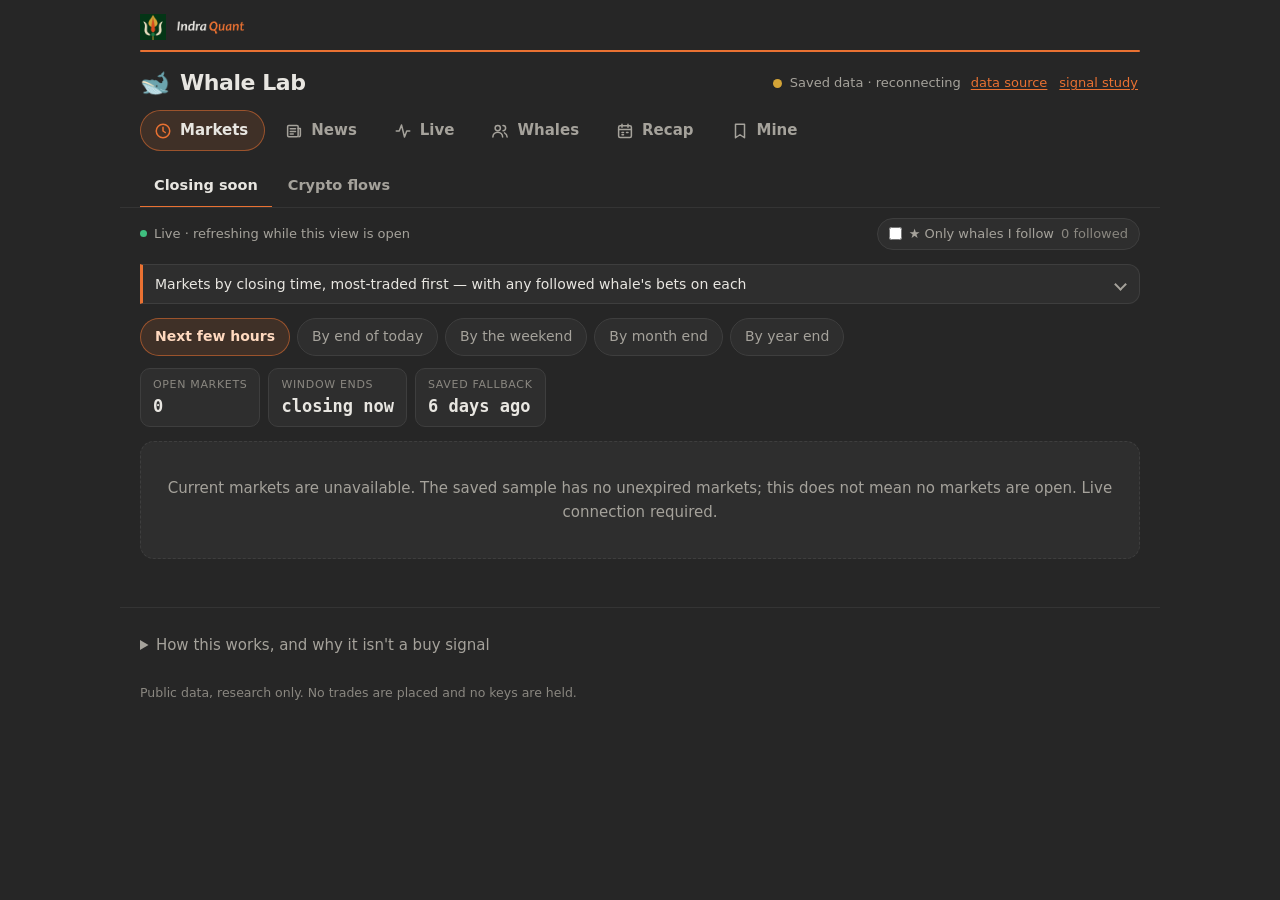
<file: docs/index.html>
<!doctype html>
<html lang="en">
<head>
<meta charset="utf-8">
<meta name="viewport" content="width=device-width,initial-scale=1">
<title>Polymarket Whale Lab</title>
<meta name="description" content="Follow Polymarket whales: what they're buying, what they're holding, and delayed position-exit observations.">
<!-- Kept out of search results by the owner's choice (2026-10-03); still open to anyone with the link. -->
<meta name="robots" content="noindex, nofollow">
<link rel="stylesheet" href="style.css?v=20261110a">
<link rel="icon" type="image/png" sizes="32x32" href="brand/icon-32.png?v=20260923c">
<link rel="icon" type="image/svg+xml" href="brand/icon.svg?v=20260923c">
<link rel="apple-touch-icon" href="brand/icon-180.png?v=20260923c">
</head>
<body>

<!-- Indra Quant brand block: logo + wordmark, separated above the title,
     per notes/INDRAQUANT_BRANDING.md — logo used as-is, primary orange rule. -->
<div class="ivblock">
  <div class="ivrow">
    <img src="brand/logo.png?v=20260923c" alt="Indra Quant" class="ivlogo">
    <img src="brand/wordmark.png?v=20260923c" alt="Indra Quant" class="ivword">
  </div>
  <div class="ivrule"></div>
</div>

<header class="top">
  <div class="brand">
    <span class="logo">🐋</span>
    <h1>Whale Lab</h1>
  </div>
  <div class="live">
    <span id="dot" class="dot"></span>
    <span id="live-text">starting…</span>
    <button id="src-btn" class="linkish">data source</button>
    <a class="linkish" href="study.html">signal study</a>
  </div>
</header>

<div id="src-panel" class="srcpanel" hidden>
  <p>
    This page uses Whale Lab's hosted relay for live trades, holdings and markets.
    If the connection fails, it shows saved data with its original age.
    You can use a different relay below or restore the default.
  </p>
  <div class="srcrow">
    <input id="relay" type="url" placeholder="https://polymarket-relay.you.workers.dev" spellcheck="false">
    <button id="relay-save" class="btn primary">Use relay</button>
    <button id="relay-clear" class="btn">Use default relay</button>
  </div>
  <p class="tiny" id="src-status"></p>
  <p class="tiny">
    Deploy one in two minutes: <code>cd worker &amp;&amp; npx wrangler deploy</code>.
    A deployed relay requires a hosting account. Changing DNS does not guarantee connectivity.
  </p>
</div>

<!-- Six sections. On phones this becomes a bottom tab bar, so the first
     screen shows data instead of navigation. -->
<nav class="tabs" role="tablist" aria-label="Sections">
  <button class="tab" data-tab="markets" role="tab" type="button">
    <svg viewBox="0 0 24 24" aria-hidden="true"><circle cx="12" cy="12" r="9"/><path d="M12 7v5l3 2"/></svg>
    <span>Markets</span></button>
  <button class="tab" data-tab="news" role="tab" type="button">
    <svg viewBox="0 0 24 24" aria-hidden="true"><rect x="3.5" y="4.5" width="14" height="15" rx="1.5"/><path d="M17.5 8.5h3v9a2 2 0 0 1-2 2M7 9h7M7 12.5h7M7 16h4"/></svg>
    <span>News</span></button>
  <button class="tab" data-tab="live" role="tab" type="button">
    <svg viewBox="0 0 24 24" aria-hidden="true"><path d="M3 12h4l3-8 4 16 3-8h4"/></svg>
    <span>Live</span></button>
  <button class="tab" data-tab="whales" role="tab" type="button">
    <svg viewBox="0 0 24 24" aria-hidden="true"><circle cx="9" cy="8" r="3.5"/><path d="M2.5 20a6.5 6.5 0 0 1 13 0"/><path d="M16 4.5a3.5 3.5 0 0 1 0 7M18 14.5a6.5 6.5 0 0 1 3.5 5.5"/></svg>
    <span>Whales</span></button>
  <button class="tab" data-tab="recap" role="tab" type="button">
    <svg viewBox="0 0 24 24" aria-hidden="true"><rect x="3.5" y="5" width="17" height="15.5" rx="2"/><path d="M3.5 10h17M8 3v4M16 3v4M8 14h2M14 14h2M8 17h2"/></svg>
    <span>Recap</span></button>
  <button class="tab" data-tab="mine" role="tab" type="button">
    <svg viewBox="0 0 24 24" aria-hidden="true"><path d="M6 3h12v18l-6-4-6 4z"/></svg>
    <span>Mine</span><span id="mine-badge" class="badge" hidden>0</span></button>
</nav>

<div class="subnav" id="subnav" role="tablist" aria-label="Views">
  <button class="sub" data-tab="markets" data-view="soon" role="tab" type="button">Closing soon</button>
  <button class="sub" data-tab="markets" data-view="flows" role="tab" type="button">Crypto flows</button>
  <button class="sub" data-tab="news" data-view="news" role="tab" type="button">News &amp; whales</button>
  <button class="sub" data-tab="live" data-view="trades" role="tab" type="button">Trades</button>
  <button class="sub" data-tab="live" data-view="positions" role="tab" type="button">Holdings &amp; exits</button>
  <button class="sub" data-tab="whales" data-view="whales" role="tab" type="button">Who to follow</button>
  <button class="sub" data-tab="whales" data-view="research" role="tab" type="button">Topic research</button>
  <button class="sub" data-tab="recap" data-view="recap" role="tab" type="button">Daily recap</button>
  <button class="sub" data-tab="recap" data-view="fund" role="tab" type="button">Paper fund</button>
</div>

<div class="toolbar">
  <p id="section-freshness" class="fresh-line" aria-live="off"></p>
  <span class="follow" id="follow-toggle">
    <label class="follow-toggle" title="Saved in this browser. Filters boards, whale trades and holdings.">
      <input type="checkbox" id="watch-only"> ★ Only whales I follow
      <span id="watch-count" class="count">0 followed</span></label>
    <button id="show-screened" class="btn small" type="button" hidden>Show all screened whales</button>
  </span>
</div>

<section id="view-news" class="view" hidden>
  <div id="news-root"></div>
</section>

<section id="view-recap" class="view" hidden>
  <details class="about">
    <summary>What the proven whales did each day, and whether copying them would have paid</summary>
    <div class="about-body">
      <p>Only whales rated <b>Worth following</b> — not Promising, not Risky. A day is an India-time day
        (00:00–24:00 IST). Every buy of one outcome on one day is one entry, at its average price; smaller
        than $100 is left out as noise. A later sell closes the oldest entry first.</p>
      <p><b>Won / lost</b> counts only entries that are finished: sold, or the market settled. Open ones are
        shown at the last price and never counted. Parlays cannot be priced, so they are listed but not scored.</p>
      <p><b>Price baseline</b> is the chance the market itself gave: someone with no skill who pays 80¢ still
        wins about 80% of the time (a sell before the end counts as a coin flip). A whale only shows skill
        where the win rate beats it.</p>
      <p><b>Per $100 copied</b> uses the whale's own price and follows their exit, with taker fees charged. It
        is a ceiling: a real copy arrives later and pays more. Today and the two days before keep updating as
        markets settle; older days stay as last written.</p>
    </div>
  </details>
  <div id="recap-root"></div>
</section>

<section id="view-fund" class="view" hidden>
  <details class="about">
    <summary>$1,000 paper funds that copy the proven whales by themselves — how they trade</summary>
    <div class="about-body">
      <p><b>The signal.</b> When a whale rated <b>Worth following</b> puts $100 or more into one outcome in one
        India-time day, the fund buys <b>$10</b> of the same outcome at the same price, in the same second. Every
        bet is $10, win or lose, whatever the fund is worth. If the fund already holds that outcome (another whale
        got there first), the signal is skipped.</p>
      <p><b>Managing it.</b> The fund follows the whale it copied: when that whale sells part of what it bought,
        the fund sells the same share at the same price. Otherwise it holds to the end and is paid $1 or $0 a share
        when the market settles, and that cash is ready for the next signal. Taker fees are charged on every buy
        and sell.</p>
      <p><b>A, B and C.</b> Fund A copies every signal. Fund B copies only markets scheduled to end within 2 days,
        so its money comes back and gets used again. Fund C copies every signal except crypto and esports markets
        (CS:GO, Valorant and other esports). C opened on 3 Oct 2026, a day after A and B, so read it from its own
        start date. A bet that finds no cash is counted as missed.</p>
      <p><b>How real it is.</b> Paper only: nothing is traded. Each update (about every 15 minutes) replays the
        whales' trades since the last one, in time order and to the second,
        with the whale list as it stood at the start of each stretch, so it trades exactly as a bot watching live
        would have. "Being copied right now" previews the trades since the last update. The same-second price is
        the best case; each bet is also scored as if copied a minute late, and that number is closer to what a
        person acting on an alert gets. The funds opened empty on 2 Oct 2026, with no backfill.</p>
      <p><b>What it cannot see.</b> Only the buys it watched: if a whale already held the outcome, a sale counts
        against the part the fund copied. A whale leaving by merging both sides instead of selling is not seen,
        and the copy holds to the end.</p>
      <p><b>D, E and F: real prices.</b> A, B and C buy and sell at the whale's own price, the best case. D, E
        and F use the same rules (D follows A's, E follows B's, F follows C's), but only on the signals the recorder
        on our server caught. That is most, not all, of A's, B's and C's signals, and each fund's page shows how
        many. Every buy and sell is priced from the live order book at the moment the recorder heard the whale's
        trade (about 0.1–0.2 s after it): $10 walked through the real sell orders, sales through the real buy
        orders. Each card also shows the same copies at the whale's own price, so the gap is the real cost of
        copying. No fill price is estimated: a copy the recorder could not price is left out. Fees are each
        market's own Polymarket fee (most sports have none; 3-7% x price x (1 - price) elsewhere), checked against the
        fees actually charged on the copied whale trades in Polygon's public record. Bets still open are valued at
        what they would sell for right now, to the buy orders really waiting, after the fee. They are
        rebuilt about every 15 minutes while their publisher runs (each page says when it last ran), and they
        start on 4 Oct 2026 at 22:35 India time, when the server's recorder began.</p>
      <p><b>G: the forward test.</b> G copies A's signals at real prices, like D, but skips any bet where the
        whale paid under 20¢. Our study of every copy from 21 Sep to 5 Oct kept only that one rule: no topic and no
        time of day paid once the real copy cost was counted. G starts on 5 Oct 2026 at 11:00 India time, and only
        bets from then count. Its page sets out the verdict, which was fixed before G opened, and a table that keeps
        testing every other idea the study looked at on new bets.</p>
    </div>
  </details>
  <div id="fund-root"></div>
</section>

<section id="view-research" class="view" hidden>
  <p class="hint" id="research-status">Loading research…</p>
  <h3>Topic leaderboards</h3>
  <details class="about">
    <summary>Who makes money in each topic — from recent settled bets, not picked by result</summary>
    <div class="about-body">Ranked by realized profit within the selected topic, among screened whales. Each whale's most recent settled positions — sold, redeemed, or resolved at $0 and never redeemed — up to 200. A recent sample, not lifetime topic performance, and not picked by result. Losses on positions
      still open are not included. Topic labels are inferred from market text.</div>
  </details>
  <div class="controls">
    <label>Topic <select id="research-topic">
      <option value="weather">Weather</option><option value="politics">Politics</option>
      <option value="crypto">Crypto</option><option value="sports">Sports</option>
      <option value="csgo">CS:GO</option><option value="valorant">Valorant</option>
      <option value="esports">Other esports</option><option value="macro">Macro</option>
      <option value="other">Other / unclassified</option>
    </select></label>
    <label><input type="checkbox" id="research-qualified" checked> Consistency screen only</label>
  </div>
  <details class="about"><summary>How the screen and specialist badges work</summary><div class="about-body">
    At least 20 distinct settled markets, positive sampled profit, results across at least 3 months,
    60% of those months positive, and no single market providing over 35% of gross winning profit.
    A specialist also has at least 60% of sampled cost in this topic. These are screening rules, not proof of future skill.
  </div></details>
  <ul id="topic-board" class="research-grid"></ul>
  <h3>Conviction tracker</h3>
  <details class="about">
    <summary>Who is adding to or trimming a position — inventory changes, not intent</summary>
    <div class="about-body">Net share changes between successive observations. While Research or
      Holdings is open, live API checks rotate through whales and compare successful responses.
      Browser observations are session-only; saved history comes from the pipeline. Adds and
      reductions describe inventory, not intent; missing positions never prove an exit.</div>
  </details>
  <p id="conviction-status" class="hint"></p>
  <ul id="conviction-feed" class="research-grid"></ul>
  <h3>Followability &amp; holding profiles</h3>
  <details class="about">
    <summary>Could you still buy near the whale's price a minute later?</summary>
    <div class="about-body">Followability checks whether $25 can still be bought within 2¢ of the
      whale’s fill, one minute after this browser sees a fresh live buy. Only followed whales are
      sampled, at most once per whale every 5 minutes. Keep this page open. The score requires 10
      measured checks; failed checks are reported separately. Displayed depth is not a guaranteed
      fill, and fees are excluded. Observation spans are not exact holding times: gaps can hide
      close/reopen cycles.</div>
  </details>
  <p id="followability-status" class="tiny"></p>
  <ul id="whale-profiles" class="research-grid"></ul>
</section>

<!-- ───────────────────────── WHO TO FOLLOW ───────────────────────── -->
<section id="view-whales" class="view" hidden>
  <p class="hint" id="w-intro"></p>

  <div class="controls">
    <div class="chips scroller" id="w-chips">
      <button class="chip active" data-v="good">Worth following</button>
      <button class="chip" data-v="CANDIDATE">Best only</button>
      <button class="chip" data-v="FRAGILE">Risky</button>
      <button class="chip" data-v="NOT COPYABLE">Avoid</button>
      <button class="chip" data-v="">Everyone</button>
    </div>
  </div>
  <div class="controls">
    <div class="chips scroller" id="w-cat-chips">
      <button class="chip active" data-cat="">All markets</button>
      <button class="chip" data-cat="crypto">Crypto</button>
      <button class="chip" data-cat="sports">Sports</button>
      <button class="chip" data-cat="politics">Politics</button>
      <button class="chip" data-cat="esports">Esports</button>
      <button class="chip" data-cat="combos">Parlays</button>
      <button class="chip" data-cat="economics">Economics</button>
      <button class="chip" data-cat="tech">Tech</button>
      <button class="chip" data-cat="culture">Culture</button>
      <button class="chip" data-cat="finance">Finance</button>
      <button class="chip" data-cat="weather">Weather</button>
      <button class="chip" data-cat="mentions">Mentions</button>
    </div>
    <label class="minlbl">Rank by
      <select id="w-sort">
        <option value="screen">Best overall</option>
        <option value="lb_day_pnl">Made most today</option>
        <option value="lb_week_pnl">Made most this week</option>
        <option value="net_dd">Safest (profit vs. drop)</option>
        <option value="position_pnl">Biggest total profit</option>
      </select>
    </label>
  </div>

  <div id="w-stats" class="statrow"></div>
  <p class="hint" id="w-sort-hint" hidden></p>

  <ul id="board" class="board"></ul>
  <p id="board-empty" class="empty" hidden>Nothing matches these filters.</p>
</section>

<!-- ───────────────────────────── CLOSING SOON ───────────────────────────── -->
<section id="view-soon" class="view">
  <details class="about">
    <summary>Markets by closing time, most-traded first — with any followed whale's bets on each</summary>
    <div class="about-body">
      Up to 40 open markets per window, refreshed straight from the market API while this view is open.
      Windows are cut in <b>UTC</b>: "end of today" is UTC midnight, which is 5:30 AM IST.
      A whale bet shown on a card is an observed fill, not a recommendation.
      <p id="markets-live-status" class="tiny">Connecting to the market API…</p>
    </div>
  </details>

  <div class="controls">
    <div class="chips scroller" id="soon-chips">
      <button class="chip active" data-bucket="hours">Next few hours</button>
      <button class="chip" data-bucket="today">By end of today</button>
      <button class="chip" data-bucket="weekend">By the weekend</button>
      <button class="chip" data-bucket="month">By month end</button>
      <button class="chip" data-bucket="year">By year end</button>
    </div>
  </div>

  <div id="soon-stats" class="statrow"></div>

  <ul id="soon-list" class="tape"></ul>
  <p id="soon-empty" class="empty">Loading…</p>
</section>

<!-- ───────────────────────────── LIVE BUYS ───────────────────────────── -->
<section id="view-trades" class="view" hidden>
  <div class="controls">
    <div class="chips seg-chips" id="t-chips">
      <button class="chip active" data-who="best">Top whales</button>
      <button class="chip" data-who="all">All screened</button>
      <button class="chip" data-who="everyone">Everyone</button>
    </div>
    <div class="inline-inputs">
      <label class="minlbl">Min $<input type="number" id="t-min" value="0" min="0" step="50" inputmode="numeric"></label>
      <label class="minlbl">Stake $<input type="number" id="t-stake" value="25" min="1" step="5" inputmode="numeric"></label>
      <button id="pause" class="btn small" type="button">Pause</button>
    </div>
  </div>
  <div class="chips scroller" id="t-cat-chips">
    <button class="chip active" data-cat="">All topics</button>
    <button class="chip" data-cat="politics">Politics</button>
    <button class="chip" data-cat="weather">Weather</button>
    <button class="chip" data-cat="csgo">CS:GO</button>
    <button class="chip" data-cat="valorant">Valorant</button>
    <button class="chip" data-cat="esports">Esports (other)</button>
    <button class="chip" data-cat="sports">Sports</button>
    <button class="chip" data-cat="crypto">Crypto</button>
    <button class="chip" data-cat="macro">Macro</button>
  </div>

  <details class="about">
    <summary>Newest first · each bet drops off after 2 minutes · the list holds still while you use it</summary>
    <div class="about-body">
      While your pointer is on the list, you've just touched it, or you're scrolled into it,
      new bets wait in a banner instead of pushing rows around — so a tap can't land on the
      wrong bet. Tap a name for their record, or <b>⚡ Copy this</b> to track that you took
      the same bet. Nothing is ever traded for you.
    </div>
  </details>

  <div class="tapehold-slot">
    <div id="tape-hold" class="tapehold" role="status" aria-live="polite" hidden>
      <span id="tape-hold-text"></span>
      <button id="tape-hold-show" class="btn small primary" type="button">Show them</button>
    </div>
  </div>
  <ul id="tape" class="tape"></ul>
  <p id="tape-empty" class="empty">Connecting…</p>
</section>

<!-- ──────────────────────── WHAT THEY HOLD ──────────────────────── -->
<section id="view-positions" class="view" hidden>
  <details class="about">
    <summary>What followed whales hold now, and what they just got out of</summary>
    <div class="about-body">
      Refreshed from the positions API while this view is open. All-whale mode rotates through
      the list a few whales at a time; pick one whale for focused updates. Holdings are capped
      samples, not every position, and markets that have already resolved are left out.
      If the API is unreachable, saved rows keep their original timestamps.
      <p id="holdings-live-status" class="tiny">Connecting to the positions API…</p>
    </div>
  </details>

  <div class="controls"><label class="minlbl">Whale
    <select id="holding-wallet"><option value="">All screened whales (rotating)</option></select>
  </label></div>

  <div class="controls">
    <div class="chips" id="p-chips">
      <button class="chip active" data-p="all">Everything</button>
      <button class="chip" data-p="open">Still holding</button>
      <button class="chip" data-p="closed">Just got out</button>
    </div>
  </div>
  <div class="controls">
    <div class="chips scroller" id="p-cat-chips">
      <button class="chip active" data-cat="">All topics</button>
      <button class="chip" data-cat="politics">Politics</button>
      <button class="chip" data-cat="weather">Weather</button>
      <button class="chip" data-cat="csgo">CS:GO</button>
      <button class="chip" data-cat="valorant">Valorant</button>
      <button class="chip" data-cat="esports">Esports (other)</button>
      <button class="chip" data-cat="sports">Sports</button>
      <button class="chip" data-cat="crypto">Crypto</button>
      <button class="chip" data-cat="macro">Macro</button>
    </div>
  </div>

  <div id="p-stats" class="statrow"></div>

  <ul id="positions" class="tape"></ul>
  <p id="positions-empty" class="empty">Loading…</p>
</section>

<!-- ───────────────────────────── MY COPIES ───────────────────────────── -->
<section id="view-mine" class="view" hidden>
  <details class="about warn">
    <summary>Your copied positions — saved in this browser only; exit alerts can lag</summary>
    <div class="about-body">
      No trade is ever placed for you; public whale and market IDs are checked at Polymarket
      on a one-second loop, with slower retries on failure. API responses can still lag and
      saved snapshots may be much older, so exit alerts are delayed observations, not instant
      execution signals. Keep this page open for checks and alerts. It does not tell you that
      getting out is the right move — see <a href="#" id="mine-method-link">how this works</a>.
    </div>
  </details>

  <div id="mine-alerts"></div>
  <div id="mine-stats" class="statrow"></div>

  <div class="controls">
    <label class="minlbl">
      <input type="checkbox" id="mine-notify"> Desktop alert when a whale exits
    </label>
    <button id="mine-clear" class="btn danger small">Clear all</button>
  </div>

  <ul id="mine" class="tape"></ul>
  <p id="mine-empty" class="empty">
    You haven't copied anything yet.<br>
    In <b>Live → Trades</b> or <b>Live → Holdings</b>, press <b>⚡ Copy this</b> on a
    bet you've taken. This page will then check the whale’s position for you, subject to API delays.
  </p>
</section>

<!-- ───────────────────────────── CRYPTO FLOWS ───────────────────────────── -->
<section id="view-flows" class="view" hidden>
  <details class="about warn">
    <summary>Large USDT/USDC moves on Ethereum — not a Polymarket trade; nothing here can be copied</summary>
    <div class="about-body">
      A wallet moving funds might precede a sale, might be a treasury rebalance, might be
      nothing at all. Read this as a heads-up about where money is moving, not a signal to act
      on. Public on-chain data, refreshed alongside everything else.
    </div>
  </details>

  <div id="flows-stats" class="statrow"></div>

  <ul id="flows-list" class="tape"></ul>
  <p id="flows-empty" class="empty">Loading…</p>
</section>

<!-- ───────────────────────────── DRAWER ───────────────────────────── -->
<div id="drawer" class="drawer" hidden>
  <div class="drawer-inner">
    <button id="drawer-close" class="close" aria-label="Close">×</button>
    <div id="drawer-body"></div>
  </div>
</div>

<footer class="foot">
  <details id="method-details">
    <summary>How this works, and why it isn't a buy signal</summary>
    <div class="prose" id="method"></div>
  </details>
  <p class="tiny">Public data, research only. No trades are placed and no keys are held.</p>
</footer>

<script src="app.js?v=20261110a" type="module"></script>
</body>
</html>
</file>
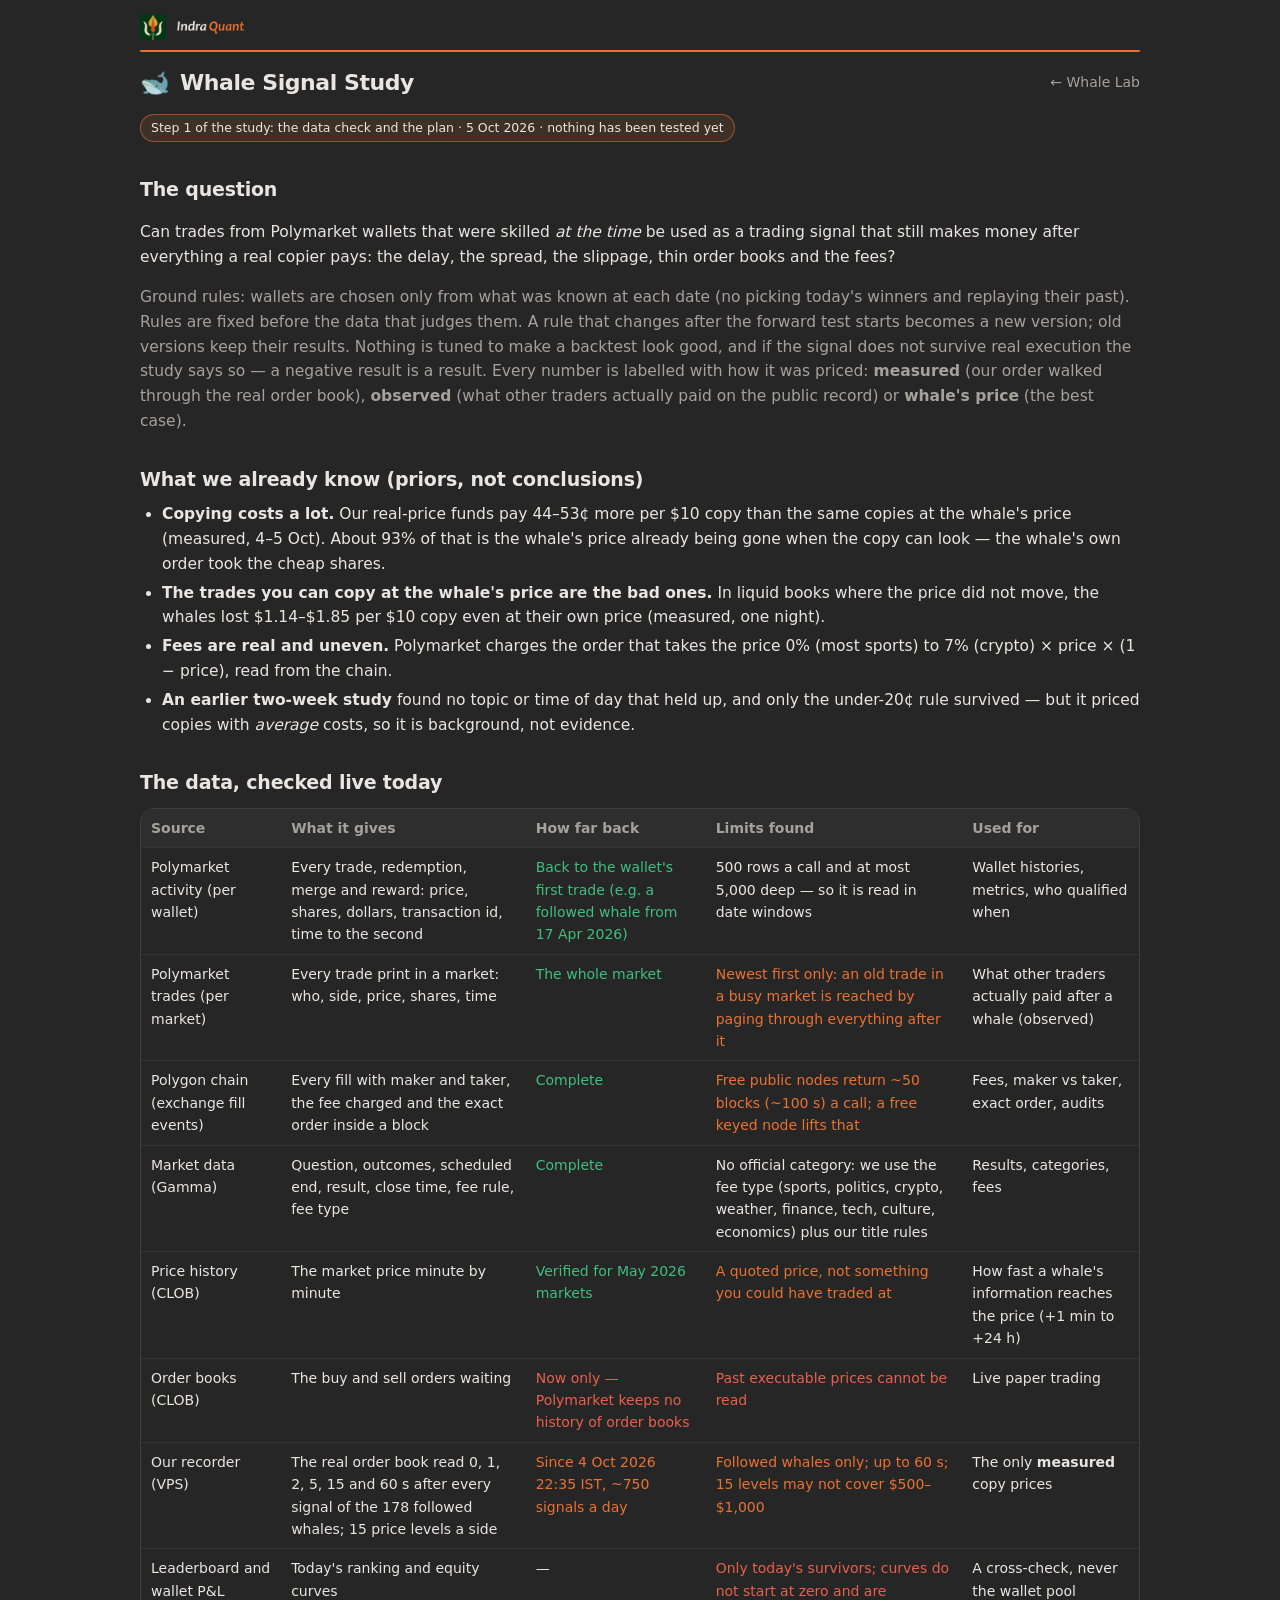
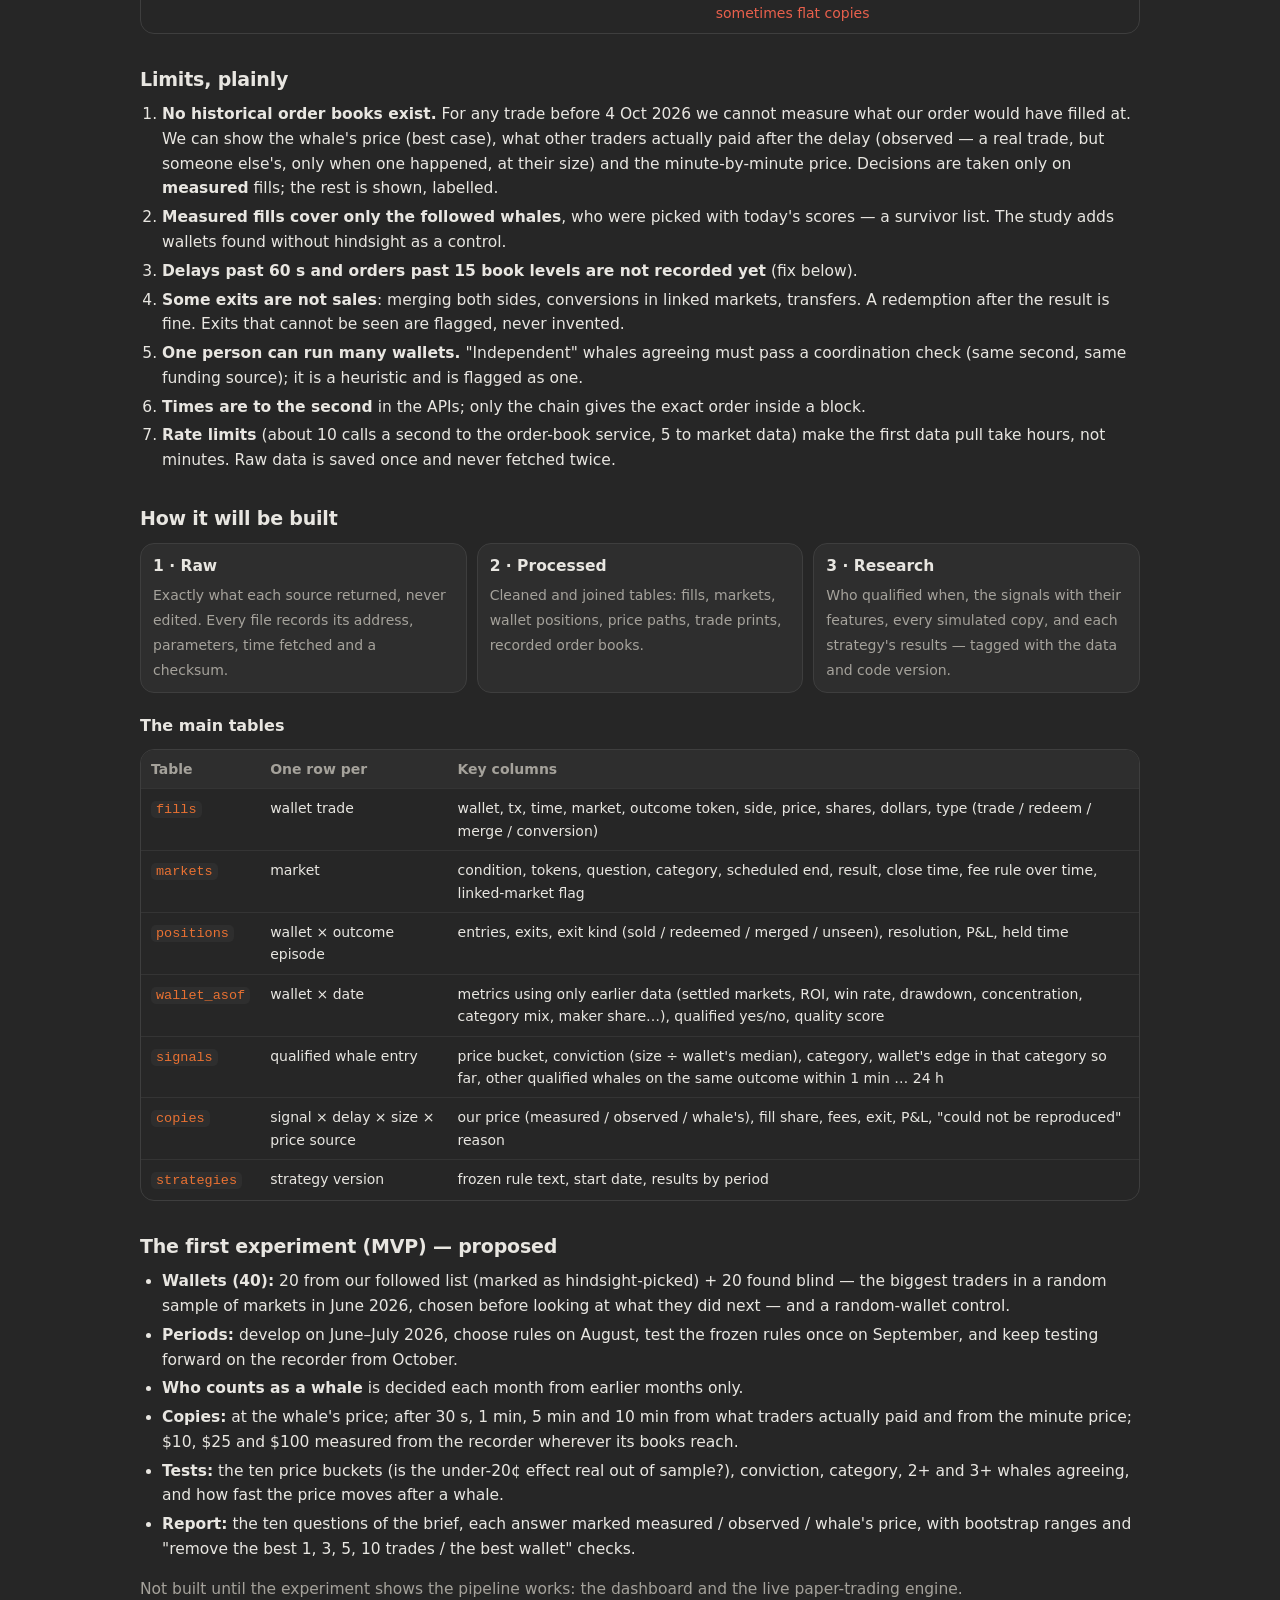
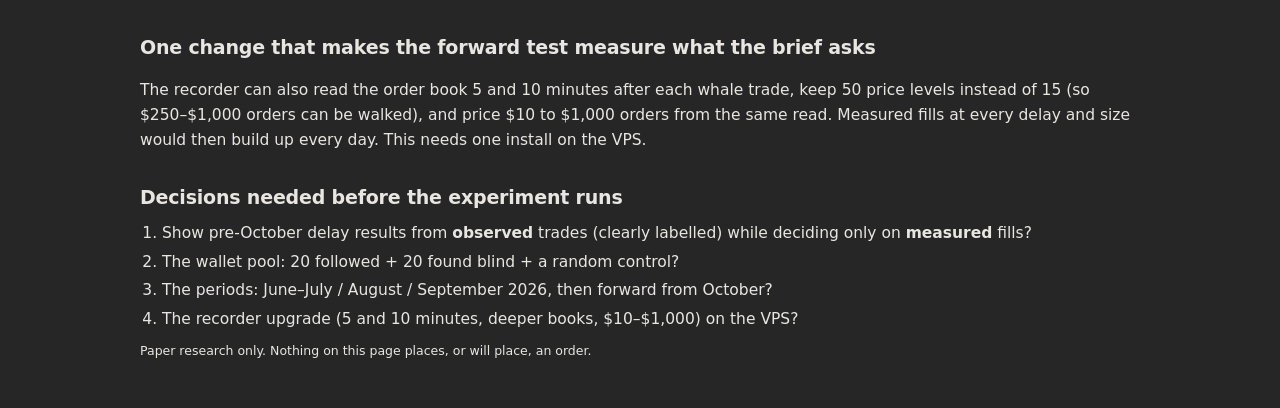
<file: docs/study.html>
<!doctype html>
<html lang="en">
<head>
<meta charset="utf-8">
<meta name="viewport" content="width=device-width,initial-scale=1">
<title>Whale Signal Study</title>
<meta name="description" content="Can trades from historically skilled Polymarket wallets be copied for profit after real costs? The research plan, the data we can and cannot get, and the first experiment.">
<meta name="robots" content="noindex, nofollow">
<link rel="stylesheet" href="style.css?v=20261005j">
<link rel="icon" type="image/png" sizes="32x32" href="brand/icon-32.png?v=20260923c">
<link rel="icon" type="image/svg+xml" href="brand/icon.svg?v=20260923c">
<style>
  .doc{max-width:var(--wrap);margin:0 auto;padding:4px var(--gutter) 48px;line-height:1.6;font-size:15.5px}
  .doc h2{font-size:19px;margin:30px 0 8px;letter-spacing:-.01em}
  .doc h3{font-size:16px;margin:20px 0 6px}
  .doc p,.doc li{color:var(--fg)}
  .doc .mut{color:var(--dim)}
  .doc ol,.doc ul{padding-left:22px;margin:6px 0}
  .doc li{margin:4px 0}
  .doc code{font-family:var(--mono);font-size:13.5px;background:var(--surface);padding:1px 5px;border-radius:5px}
  .tw{overflow-x:auto;margin:10px 0;border:1px solid var(--line);border-radius:var(--radius)}
  .tw table{border-collapse:collapse;width:100%;min-width:640px;font-size:14px}
  .tw th,.tw td{text-align:left;vertical-align:top;padding:8px 10px;border-bottom:1px solid var(--line-2)}
  .tw th{color:var(--dim);font-weight:600;background:var(--surface)}
  .tw tr:last-child td{border-bottom:0}
  .ok{color:var(--win)} .no{color:var(--loss)} .part{color:var(--orange)}
  .status{display:inline-block;font-size:12.5px;border:1px solid var(--orange-line);background:var(--orange-wash);
    color:var(--fg);padding:3px 10px;border-radius:999px;margin:4px 0 2px}
  .back{color:var(--dim);font-size:14px;text-decoration:none}
  .back:hover{color:var(--fg)}
  .layers{display:grid;grid-template-columns:repeat(auto-fit,minmax(200px,1fr));gap:10px;margin:10px 0}
  .layer{background:var(--surface);border:1px solid var(--line);border-radius:var(--radius);padding:10px 12px}
  .layer b{display:block;margin-bottom:4px}
  .layer span{color:var(--dim);font-size:14px}
</style>
</head>
<body>

<div class="ivblock">
  <div class="ivrow">
    <img src="brand/logo.png?v=20260923c" alt="Indra Quant" class="ivlogo">
    <img src="brand/wordmark.png?v=20260923c" alt="Indra Quant" class="ivword">
  </div>
  <div class="ivrule"></div>
</div>

<header class="top">
  <div class="brand">
    <span class="logo">🐋</span>
    <h1>Whale Signal Study</h1>
  </div>
  <a class="back" href="./">← Whale Lab</a>
</header>

<main class="doc">
  <span class="status">Step 1 of the study: the data check and the plan · 5 Oct 2026 · nothing has been tested yet</span>

  <h2>The question</h2>
  <p>Can trades from Polymarket wallets that were skilled <em>at the time</em> be used as a trading signal that
    still makes money after everything a real copier pays: the delay, the spread, the slippage, thin order books
    and the fees?</p>
  <p class="mut">Ground rules: wallets are chosen only from what was known at each date (no picking today's winners
    and replaying their past). Rules are fixed before the data that judges them. A rule that changes after the forward
    test starts becomes a new version; old versions keep their results. Nothing is tuned to make a backtest look
    good, and if the signal does not survive real execution the study says so — a negative result is a result.
    Every number is labelled with how it was priced: <b>measured</b> (our order walked through the real order book),
    <b>observed</b> (what other traders actually paid on the public record) or <b>whale's price</b> (the best case).</p>

  <h2>What we already know (priors, not conclusions)</h2>
  <ul>
    <li><b>Copying costs a lot.</b> Our real-price funds pay 44–53¢ more per $10 copy than the same copies at the
      whale's price (measured, 4–5 Oct). About 93% of that is the whale's price already being gone when the copy can
      look — the whale's own order took the cheap shares.</li>
    <li><b>The trades you can copy at the whale's price are the bad ones.</b> In liquid books where the price
      did not move, the whales lost $1.14–$1.85 per $10 copy even at their own price (measured, one night).</li>
    <li><b>Fees are real and uneven.</b> Polymarket charges the order that takes the price 0% (most sports) to
      7% (crypto) × price × (1 − price), read from the chain.</li>
    <li><b>An earlier two-week study</b> found no topic or time of day that held up, and only the under-20¢ rule
      survived — but it priced copies with <em>average</em> costs, so it is background, not evidence.</li>
  </ul>

  <h2>The data, checked live today</h2>
  <div class="tw"><table>
    <tr><th>Source</th><th>What it gives</th><th>How far back</th><th>Limits found</th><th>Used for</th></tr>
    <tr><td>Polymarket activity (per wallet)</td><td>Every trade, redemption, merge and reward: price, shares, dollars,
      transaction id, time to the second</td><td class="ok">Back to the wallet's first trade (e.g. a followed whale
      from 17 Apr 2026)</td><td>500 rows a call and at most 5,000 deep — so it is read in date windows</td>
      <td>Wallet histories, metrics, who qualified when</td></tr>
    <tr><td>Polymarket trades (per market)</td><td>Every trade print in a market: who, side, price, shares, time</td>
      <td class="ok">The whole market</td><td class="part">Newest first only: an old trade in a busy market is reached by
      paging through everything after it</td><td>What other traders actually paid after a whale (observed)</td></tr>
    <tr><td>Polygon chain (exchange fill events)</td><td>Every fill with maker and taker, the fee charged and the exact
      order inside a block</td><td class="ok">Complete</td><td class="part">Free public nodes return ~50 blocks (~100 s) a
      call; a free keyed node lifts that</td><td>Fees, maker vs taker, exact order, audits</td></tr>
    <tr><td>Market data (Gamma)</td><td>Question, outcomes, scheduled end, result, close time, fee rule, fee type</td>
      <td class="ok">Complete</td><td>No official category: we use the fee type (sports, politics, crypto, weather,
      finance, tech, culture, economics) plus our title rules</td><td>Results, categories, fees</td></tr>
    <tr><td>Price history (CLOB)</td><td>The market price minute by minute</td><td class="ok">Verified for May 2026
      markets</td><td class="part">A quoted price, not something you could have traded at</td>
      <td>How fast a whale's information reaches the price (+1 min to +24 h)</td></tr>
    <tr><td>Order books (CLOB)</td><td>The buy and sell orders waiting</td><td class="no">Now only — Polymarket keeps
      no history of order books</td><td class="no">Past executable prices cannot be read</td><td>Live paper trading</td></tr>
    <tr><td>Our recorder (VPS)</td><td>The real order book read 0, 1, 2, 5, 15 and 60 s after every signal of the 178
      followed whales; 15 price levels a side</td><td class="part">Since 4 Oct 2026 22:35 IST, ~750 signals a day</td>
      <td class="part">Followed whales only; up to 60 s; 15 levels may not cover $500–$1,000</td>
      <td>The only <b>measured</b> copy prices</td></tr>
    <tr><td>Leaderboard and wallet P&amp;L</td><td>Today's ranking and equity curves</td><td>—</td><td class="no">Only
      today's survivors; curves do not start at zero and are sometimes flat copies</td><td>A cross-check, never the
      wallet pool</td></tr>
  </table></div>

  <h2>Limits, plainly</h2>
  <ol>
    <li><b>No historical order books exist.</b> For any trade before 4 Oct 2026 we cannot measure what our order would
      have filled at. We can show the whale's price (best case), what other traders actually paid after the delay
      (observed — a real trade, but someone else's, only when one happened, at their size) and the minute-by-minute
      price. Decisions are taken only on <b>measured</b> fills; the rest is shown, labelled.</li>
    <li><b>Measured fills cover only the followed whales</b>, who were picked with today's scores — a survivor list.
      The study adds wallets found without hindsight as a control.</li>
    <li><b>Delays past 60 s and orders past 15 book levels are not recorded yet</b> (fix below).</li>
    <li><b>Some exits are not sales</b>: merging both sides, conversions in linked markets, transfers. A redemption
      after the result is fine. Exits that cannot be seen are flagged, never invented.</li>
    <li><b>One person can run many wallets.</b> "Independent" whales agreeing must pass a coordination check (same
      second, same funding source); it is a heuristic and is flagged as one.</li>
    <li><b>Times are to the second</b> in the APIs; only the chain gives the exact order inside a block.</li>
    <li><b>Rate limits</b> (about 10 calls a second to the order-book service, 5 to market data) make the first data
      pull take hours, not minutes. Raw data is saved once and never fetched twice.</li>
  </ol>

  <h2>How it will be built</h2>
  <div class="layers">
    <div class="layer"><b>1 · Raw</b><span>Exactly what each source returned, never edited. Every file records its
      address, parameters, time fetched and a checksum.</span></div>
    <div class="layer"><b>2 · Processed</b><span>Cleaned and joined tables: fills, markets, wallet positions, price
      paths, trade prints, recorded order books.</span></div>
    <div class="layer"><b>3 · Research</b><span>Who qualified when, the signals with their features, every simulated
      copy, and each strategy's results — tagged with the data and code version.</span></div>
  </div>
  <h3>The main tables</h3>
  <div class="tw"><table>
    <tr><th>Table</th><th>One row per</th><th>Key columns</th></tr>
    <tr><td><code>fills</code></td><td>wallet trade</td><td>wallet, tx, time, market, outcome token, side, price, shares,
      dollars, type (trade / redeem / merge / conversion)</td></tr>
    <tr><td><code>markets</code></td><td>market</td><td>condition, tokens, question, category, scheduled end, result,
      close time, fee rule over time, linked-market flag</td></tr>
    <tr><td><code>positions</code></td><td>wallet × outcome episode</td><td>entries, exits, exit kind (sold / redeemed
      / merged / unseen), resolution, P&amp;L, held time</td></tr>
    <tr><td><code>wallet_asof</code></td><td>wallet × date</td><td>metrics using only earlier data (settled markets, ROI,
      win rate, drawdown, concentration, category mix, maker share…), qualified yes/no, quality score</td></tr>
    <tr><td><code>signals</code></td><td>qualified whale entry</td><td>price bucket, conviction (size ÷ wallet's median),
      category, wallet's edge in that category so far, other qualified whales on the same outcome within 1 min … 24 h</td></tr>
    <tr><td><code>copies</code></td><td>signal × delay × size × price source</td><td>our price (measured / observed /
      whale's), fill share, fees, exit, P&amp;L, "could not be reproduced" reason</td></tr>
    <tr><td><code>strategies</code></td><td>strategy version</td><td>frozen rule text, start date, results by period</td></tr>
  </table></div>

  <h2>The first experiment (MVP) — proposed</h2>
  <ul>
    <li><b>Wallets (40):</b> 20 from our followed list (marked as hindsight-picked) + 20 found blind — the
      biggest traders in a random sample of markets in June 2026, chosen before looking at what they did next — and a
      random-wallet control.</li>
    <li><b>Periods:</b> develop on June–July 2026, choose rules on August, test the frozen rules once on September,
      and keep testing forward on the recorder from October.</li>
    <li><b>Who counts as a whale</b> is decided each month from earlier months only.</li>
    <li><b>Copies:</b> at the whale's price; after 30 s, 1 min, 5 min and 10 min from what traders actually paid and
      from the minute price; $10, $25 and $100 measured from the recorder wherever its books reach.</li>
    <li><b>Tests:</b> the ten price buckets (is the under-20¢ effect real out of sample?), conviction, category,
      2+ and 3+ whales agreeing, and how fast the price moves after a whale.</li>
    <li><b>Report:</b> the ten questions of the brief, each answer marked measured / observed / whale's price, with
      bootstrap ranges and "remove the best 1, 3, 5, 10 trades / the best wallet" checks.</li>
  </ul>
  <p class="mut">Not built until the experiment shows the pipeline works: the dashboard and the live paper-trading
    engine.</p>

  <h2>One change that makes the forward test measure what the brief asks</h2>
  <p>The recorder can also read the order book 5 and 10 minutes after each whale trade, keep 50 price levels instead
    of 15 (so $250–$1,000 orders can be walked), and price $10 to $1,000 orders from the same read. Measured fills at
    every delay and size would then build up every day. This needs one install on the VPS.</p>

  <h2>Decisions needed before the experiment runs</h2>
  <ol>
    <li>Show pre-October delay results from <b>observed</b> trades (clearly labelled) while deciding only on
      <b>measured</b> fills?</li>
    <li>The wallet pool: 20 followed + 20 found blind + a random control?</li>
    <li>The periods: June–July / August / September 2026, then forward from October?</li>
    <li>The recorder upgrade (5 and 10 minutes, deeper books, $10–$1,000) on the VPS?</li>
  </ol>
  <p class="tiny">Paper research only. Nothing on this page places, or will place, an order.</p>
</main>
</body>
</html>
</file>
<file: docs/style.css>
/* Polymarket Whale Lab — Indra Quant edition, fifth pass.
 *
 * Palette is the house standard (notes/INDRAQUANT_BRANDING.md), not invented:
 * publication background #262626, text #E8E6E1, muted #A5A29B, ONE brand
 * colour (orange #E97132) for everything interactive, gold #D4A437 for
 * section headers, and the dark-chart win/loss pair #3FBF7F / #E8604C.
 * The previous pass also used blue and violet pills; the standard allows one
 * brand colour per document, so those states now use orange, gold, win/loss
 * or neutral grey instead.
 *
 * Layout goal of this pass: on a phone the first screen shows DATA. Sections
 * move to a bottom tab bar, long disclaimers collapse to one-line summaries,
 * and chip rows scroll sideways instead of wrapping into four lines.
 */
:root{
  --bg:#262626;
  --surface:#2e2e2e; --surface-2:#353535; --surface-3:#1e1e1e;
  --line:#3e3e3e; --line-2:#343434;
  --fg:#e8e6e1; --dim:#a5a29b; --faint:#8a8780;
  --orange:#e97132; --orange-hi:#ff8547; --orange-ink:#2a1407;
  --orange-wash:rgba(233,113,50,.13); --orange-line:rgba(233,113,50,.55);
  --gold:#d4a437; --gold-wash:rgba(212,164,55,.13); --gold-line:rgba(212,164,55,.5);
  --win:#3fbf7f; --win-wash:rgba(63,191,127,.13); --win-line:rgba(63,191,127,.45);
  --loss:#e8604c; --loss-wash:rgba(232,96,76,.13); --loss-line:rgba(232,96,76,.45);
  /* older names still referenced from markup/JS */
  --card:var(--surface); --card2:var(--surface-2); --green:var(--win); --red:var(--loss);
  --amber:var(--gold);
  --mono:ui-monospace,"SF Mono",SFMono-Regular,Menlo,Consolas,monospace;
  --sans:ui-sans-serif,system-ui,-apple-system,"Segoe UI",Roboto,Helvetica,Arial,sans-serif;
  --wrap:1040px; --gutter:20px; --radius:14px;
  --tabbar:0px;
}
*{box-sizing:border-box}
[hidden]{display:none!important}
html{scrollbar-color:#4a4a4a var(--bg);-webkit-text-size-adjust:100%}
body{margin:0;background:var(--bg);color:var(--fg);
  font:16px/1.55 var(--sans);-webkit-font-smoothing:antialiased;
  padding-bottom:var(--tabbar)}
button,input,select{font:inherit;color:inherit}
a{color:var(--orange)}
:focus-visible{outline:2px solid var(--orange);outline-offset:2px}
b{font-weight:650}

/* ── Indra Quant brand block — separated above the title, per standard ─── */
.ivblock{max-width:var(--wrap);margin:0 auto;padding:14px var(--gutter) 0}
.ivrow{display:flex;align-items:center;gap:10px}
.ivlogo{height:26px;width:auto;display:block}
.ivword{height:15px;width:auto;display:block}
.ivrule{height:2px;background:var(--orange);margin-top:10px;border-radius:2px}

/* ── title row ──────────────────────────────────────────────────────── */
.top{max-width:var(--wrap);margin:0 auto;padding:14px var(--gutter) 6px;
  display:flex;align-items:center;justify-content:space-between;gap:10px 16px;flex-wrap:wrap}
.brand{display:flex;align-items:center;gap:10px}
.logo{font-size:24px;line-height:1}
.top h1{margin:0;font-size:22px;font-weight:700;letter-spacing:-.02em}
.live{display:flex;align-items:center;gap:8px;font-size:13px;color:var(--dim)}
.dot{width:9px;height:9px;border-radius:50%;background:var(--faint);flex:none}
.dot.on{background:var(--win);box-shadow:0 0 0 4px rgba(63,191,127,.16);animation:pulse 2s ease-in-out infinite}
.dot.warn{background:var(--gold)}
.dot.off{background:var(--loss)}
@keyframes pulse{50%{opacity:.45}}
.linkish{background:none;border:0;color:var(--orange);cursor:pointer;font-size:13px;
  text-decoration:underline;text-underline-offset:2px;padding:0 2px;white-space:nowrap;flex:none}

/* ── source panel ───────────────────────────────────────────────────── */
.srcpanel{max-width:calc(var(--wrap) - 2*var(--gutter));margin:6px auto;padding:16px 18px;
  background:var(--surface);border:1px solid var(--line);border-radius:var(--radius);
  font-size:14.5px;color:var(--dim)}
.srcpanel p{margin:0 0 12px}
.srcrow{display:flex;gap:8px;flex-wrap:wrap}
.srcrow input{flex:1;min-width:220px;background:var(--surface-3);border:1px solid var(--line);
  border-radius:10px;padding:10px 12px;font-family:var(--mono);font-size:13.5px}
.tiny{font-size:12.5px;color:var(--faint);margin:10px 0 0;line-height:1.5}
code{font-family:var(--mono);font-size:.9em;color:var(--orange);background:var(--surface-3);
  padding:2px 6px;border-radius:5px}

/* ── sections (tabs) ────────────────────────────────────────────────── */
.tabs{max-width:var(--wrap);margin:4px auto 0;padding:0 var(--gutter);display:flex;gap:6px}
.tab{position:relative;display:inline-flex;align-items:center;gap:8px;background:none;
  border:1px solid transparent;color:var(--dim);padding:8px 16px 8px 13px;border-radius:999px;
  cursor:pointer;font-size:15px;font-weight:600;white-space:nowrap}
.tab svg{width:18px;height:18px;fill:none;stroke:currentColor;stroke-width:2;
  stroke-linecap:round;stroke-linejoin:round;flex:none}
.tab:hover{color:var(--fg);background:var(--surface)}
.tab.active{color:var(--fg);background:var(--orange-wash);border-color:var(--orange-line)}
.tab.active svg{color:var(--orange)}
.badge{display:inline-block;background:var(--orange);color:var(--orange-ink);font-size:11px;
  font-weight:800;line-height:1;padding:3px 6px;border-radius:999px;margin-left:2px}

/* ── views inside a section ─────────────────────────────────────────── */
.subnav{max-width:var(--wrap);margin:14px auto 0;padding:0 var(--gutter);display:flex;gap:2px;
  border-bottom:1px solid var(--line-2);overflow-x:auto;scrollbar-width:none}
.subnav::-webkit-scrollbar{display:none}
.sub{background:none;border:0;border-bottom:2px solid transparent;margin-bottom:-1px;
  color:var(--dim);padding:9px 14px;font-size:14.5px;font-weight:600;cursor:pointer;white-space:nowrap}
.sub:hover{color:var(--fg)}
.sub.active{color:var(--fg);border-bottom-color:var(--orange)}

/* ── freshness + follow toggle ──────────────────────────────────────── */
.toolbar{max-width:var(--wrap);margin:10px auto 0;padding:0 var(--gutter);display:flex;
  align-items:center;justify-content:space-between;gap:8px 14px;flex-wrap:wrap}
.fresh-line{margin:0;font-size:13px;color:var(--dim);display:inline-flex;align-items:center;gap:7px;
  min-width:0}
.fresh-line::before{content:"";width:7px;height:7px;border-radius:50%;background:var(--faint);flex:none}
.fresh-line.ok::before{background:var(--win)}
.fresh-line.stale::before{background:var(--gold)}
.fresh-line.old::before{background:var(--loss)}
.follow{display:inline-flex;align-items:center;gap:8px;flex-wrap:wrap}
.follow-toggle{display:inline-flex;align-items:center;gap:7px;font-size:13px;color:var(--dim);
  cursor:pointer;padding:5px 11px;border:1px solid var(--line);border-radius:999px;
  background:var(--surface);user-select:none}
.follow-toggle input{accent-color:var(--orange);margin:0}
.follow-toggle:has(input:checked){border-color:var(--gold-line);color:var(--gold);background:var(--gold-wash)}
.follow-toggle .count{color:var(--faint)}

.view{max-width:var(--wrap);margin:0 auto;padding:14px var(--gutter) 48px}
.view h3{margin:26px 0 10px;font-size:15px;letter-spacing:.02em;color:var(--gold);font-weight:650}
.view h3:first-of-type{margin-top:6px}

/* ── collapsible explanations: one line by default ─────────────────── */
details.about{background:var(--surface);border:1px solid var(--line);
  border-left:3px solid var(--orange);border-radius:0 12px 12px 0;margin:0 0 14px}
details.about.warn{border-left-color:var(--gold)}
details.about>summary{list-style:none;cursor:pointer;padding:9px 12px;font-size:14px;
  color:var(--fg);display:flex;align-items:flex-start;gap:10px;line-height:1.45}
details.about>summary::-webkit-details-marker{display:none}
details.about>summary::after{content:"";flex:none;margin:6px 2px 0 auto;width:7px;height:7px;
  border-right:2px solid var(--dim);border-bottom:2px solid var(--dim);transform:rotate(45deg);
  transition:transform .15s}
details.about[open]>summary::after{transform:rotate(225deg);margin-top:9px}
.about-body{padding:0 12px 11px;font-size:14px;line-height:1.6;color:var(--dim)}
.about-body b{color:var(--fg)}
.about-body .tiny{margin-top:8px}

/* ── controls ───────────────────────────────────────────────────────── */
.controls{display:flex;align-items:center;gap:10px 12px;flex-wrap:wrap;margin-bottom:12px}
.chips{display:flex;gap:7px;flex-wrap:wrap}
.chips.scroller{margin-bottom:12px}
.controls>.chips.scroller{margin-bottom:0}
.chip{background:var(--surface);border:1px solid var(--line);color:var(--dim);
  padding:7px 14px;border-radius:999px;cursor:pointer;font-size:14px;white-space:nowrap}
.chip:hover{border-color:#555;color:var(--fg)}
.chip.active{background:var(--orange-wash);border-color:var(--orange-line);color:#ffd9bf;font-weight:600}
.inline-inputs{display:flex;align-items:center;gap:8px;flex-wrap:wrap}
.minlbl{display:inline-flex;align-items:center;gap:7px;color:var(--dim);font-size:14px}
.minlbl input,.minlbl select,#research-topic,#holding-wallet{background:var(--surface);
  border:1px solid var(--line);border-radius:10px;padding:7px 10px;font-size:14px;max-width:100%}
.minlbl input{width:78px;font-family:var(--mono)}
#holding-wallet{max-width:min(74vw,420px)}
#view-research .controls label{display:inline-flex;align-items:center;gap:8px;color:var(--dim);font-size:14px}
#view-research input[type=checkbox]{accent-color:var(--orange)}
.btn{background:var(--surface);border:1px solid var(--line);border-radius:10px;padding:8px 16px;
  cursor:pointer;font-size:14px;color:var(--dim)}
.btn:hover{border-color:#555;color:var(--fg)}
.btn.primary{background:var(--orange-wash);border-color:var(--orange-line);color:#ffd9bf;font-weight:600}
.btn.on{border-color:var(--gold-line);color:var(--gold)}
.btn.small{padding:6px 12px;font-size:13.5px}
.btn.danger{background:var(--loss-wash);border-color:var(--loss-line);color:#ffcfc4}

/* the one-tap copy CTA — deliberately the loudest button on the page */
.copybtn{background:var(--orange);border-color:var(--orange);color:var(--orange-ink);
  font-weight:750;padding:9px 18px;font-size:14.5px;box-shadow:0 2px 12px rgba(233,113,50,.22)}
.copybtn:hover{background:var(--orange-hi);border-color:var(--orange-hi);color:var(--orange-ink)}
.copybtn.tracking{background:var(--win-wash);border-color:var(--win-line);color:#c4f2d8;
  box-shadow:none;font-weight:650}

/* quiet secondary action: copies a market's name for Polymarket's search */
.copytitle{display:inline-flex;align-items:center;gap:5px;background:none;
  border:1px solid var(--line);color:var(--faint);padding:2px 8px;border-radius:7px;
  font-size:12px;cursor:pointer;margin-left:6px;vertical-align:middle}
.copytitle:hover{border-color:var(--orange-line);color:var(--orange)}
.copytitle.copied{border-color:var(--win-line);color:var(--win)}
.copytitle.failed{border-color:var(--loss-line);color:var(--loss)}

/* ── stats: a compact strip, not four big boxes ─────────────────────── */
.statrow{display:flex;gap:8px;flex-wrap:wrap;margin-bottom:14px}
.stat{background:var(--surface);border:1px solid var(--line);border-radius:10px;padding:7px 12px;min-width:0}
.stat .k{font-size:11px;color:var(--faint);text-transform:uppercase;letter-spacing:.06em}
/* stat values share the class name `v` with verdict pills; reset the pill look */
.stat .v{font-family:var(--mono);font-size:17px;font-variant-numeric:tabular-nums;font-weight:650;
  white-space:nowrap;border:0;padding:0;border-radius:0;letter-spacing:normal;background:none}

/* ── cards ──────────────────────────────────────────────────────────── */
.tape,.board{list-style:none;margin:0;padding:0;display:flex;flex-direction:column;gap:10px}
.row{background:var(--surface);border:1px solid var(--line);border-radius:var(--radius);
  padding:14px 16px;display:grid;gap:6px 14px;align-items:center;grid-template-columns:1fr auto;
  min-width:0;  /* a grid item defaults to its content's width, so one unbroken
                   token (a raw 0x address as a name) could force the page wider */
  transition:border-color .15s}
.row:hover{border-color:#525252}
.row.fresh{animation:flash 1.6s ease-out}
@keyframes flash{from{border-color:var(--orange);background:#3a2a1f}}

.who{display:flex;align-items:center;gap:8px;min-width:0;flex-wrap:wrap}
.nm{font-weight:650;font-size:16.5px;cursor:pointer;letter-spacing:-.01em;
  max-width:min(58vw,320px);overflow:hidden;text-overflow:ellipsis;white-space:nowrap}
.nm:hover{color:var(--orange)}
/* a market title leading a card reads as a title, not a bright link */
.who>a{color:var(--fg);font-weight:600;font-size:15.5px;text-decoration:none;line-height:1.4}
.who>a:hover{color:var(--orange);text-decoration:underline;text-underline-offset:2px}

.headline-num{font-family:var(--mono);font-size:21px;font-weight:700;text-align:right;
  white-space:nowrap;font-variant-numeric:tabular-nums;line-height:1.15}
.headline-sub{font-size:12px;color:var(--faint);text-align:right;margin-top:2px}

.says{grid-column:1/-1;font-size:15.5px;color:var(--fg);line-height:1.5}
.says .mut{color:var(--dim)}
.mkt{grid-column:1/-1;color:var(--dim);font-size:14.5px;line-height:1.45}
.mkt a{color:var(--dim);text-decoration:none}
.mkt a:hover{color:var(--orange);text-decoration:underline}
.mkt .tag{margin-left:6px;vertical-align:middle}

.facts{grid-column:1/-1;display:flex;gap:8px 20px;flex-wrap:wrap;font-size:13.5px;color:var(--faint);
  padding-top:9px;border-top:1px solid var(--line-2)}
.facts .f{display:flex;flex-direction:column;gap:1px}
.facts .fk{font-size:12px;color:var(--faint)}
.facts .fv{font-family:var(--mono);font-size:15px;color:var(--fg);font-variant-numeric:tabular-nums}

.side{font-size:12px;font-weight:750;padding:2px 8px;border-radius:6px;letter-spacing:.02em}
.side.BUY{color:var(--win);background:var(--win-wash)}
.side.SELL{color:var(--loss);background:var(--loss-wash)}
.when{font-size:12.5px;color:var(--faint);white-space:nowrap}

/* verdict pills — within the brand palette: win / orange / gold / loss / grey */
.v{font-size:11.5px;font-weight:750;padding:3px 9px;border-radius:999px;white-space:nowrap;
  border:1px solid;letter-spacing:.02em}
.v-CANDIDATE{color:var(--win);border-color:var(--win-line);background:var(--win-wash)}
.v-WATCH{color:#ffb98f;border-color:var(--orange-line);background:var(--orange-wash)}
.v-FRAGILE{color:var(--gold);border-color:var(--gold-line);background:var(--gold-wash)}
.v-NOT{color:#f3a597;border-color:var(--loss-line);background:var(--loss-wash)}
.v-INSUFFICIENT{color:var(--faint);border-color:var(--line);background:transparent}
.tag{font-size:11.5px;border:1px solid var(--line);color:var(--dim);padding:2px 8px;
  border-radius:999px;white-space:nowrap}
.tag.plain{border-color:var(--line);color:var(--dim)}
.tag.stack{border-color:var(--gold-line);color:var(--gold)}
.tag.pos{border-color:var(--win-line);color:var(--win)}
.tag.neg{border-color:var(--loss-line);color:var(--loss)}

.rank{font-family:var(--mono);color:var(--faint);font-size:15px;font-weight:650;min-width:24px}
.why{grid-column:1/-1;color:var(--faint);font-size:13.5px;line-height:1.5;padding-top:8px;
  border-top:1px solid var(--line-2)}

.empty{padding:34px 20px;text-align:center;color:var(--dim);font-size:15px;margin:0;line-height:1.6;
  background:var(--surface);border:1px dashed var(--line);border-radius:var(--radius)}

.callout{background:var(--surface);border:1px solid var(--line);border-left:3px solid var(--orange);
  border-radius:0 12px 12px 0;padding:12px 14px;margin-bottom:14px;font-size:14.5px;
  line-height:1.6;color:var(--dim)}
.callout.warn{border-left-color:var(--gold)}
.callout b{color:var(--fg)}
.hint{font-size:13.5px;color:var(--faint);margin:0 0 12px;line-height:1.5}

.mirror{grid-column:1/-1;font-size:13.5px;color:var(--dim);padding:8px 12px;margin-top:2px;
  background:var(--surface-2);border-radius:10px}
.mirror b{color:var(--orange);font-family:var(--mono);font-size:15px}

.pstatus{font-size:11.5px;font-weight:750;padding:3px 9px;border-radius:999px;white-space:nowrap;
  border:1px solid;letter-spacing:.02em}
.pstatus.open{color:var(--fg);border-color:#5a5a5a;background:var(--surface-2)}
.pstatus.exited{color:var(--gold);border-color:var(--gold-line);background:var(--gold-wash)}
.hedge-flag{font-size:12px;color:var(--faint);border:1px dashed var(--line);padding:2px 8px;border-radius:7px}

/* the loud one: a whale got out */
.row.alert{border-color:var(--gold-line);background:#37301c;box-shadow:inset 0 0 0 1px var(--gold-line)}
.alert-banner{grid-column:1/-1;background:var(--gold);color:#241a04;font-weight:750;
  padding:9px 14px;border-radius:10px;font-size:14.5px;line-height:1.45}
.actions{grid-column:1/-1;display:flex;gap:8px;flex-wrap:wrap;padding-top:4px}

/* Zero-height sticky slot: the banner floats over the tape instead of taking
   layout space, so its appearing can't push rows under the pointer — the exact
   misclick the hold exists to prevent. */
.tapehold-slot{position:sticky;top:10px;height:0;z-index:6}
.tapehold{position:absolute;left:50%;top:0;transform:translateX(-50%);width:max-content;
  max-width:calc(100% - 16px);display:flex;align-items:center;gap:10px;background:#333;
  border:1px solid var(--orange-line);color:var(--fg);border-radius:999px;
  padding:6px 7px 6px 14px;font-size:13.5px;box-shadow:0 8px 24px rgba(0,0,0,.5)}
.tapehold[hidden]{display:none}

/* whale fills cross-referenced onto a closing-soon market */
.whalebets{grid-column:1/-1;margin-top:2px;padding-top:9px;border-top:1px solid var(--line-2)}
.wblabel{font-size:12.5px;color:var(--gold);font-weight:650;margin-bottom:5px}
.wbrow{font-size:14px;color:var(--dim);line-height:1.6;overflow-wrap:anywhere}
.wbrow b{color:var(--fg)}
.wbrow.mut{color:var(--faint);font-size:13px}
.wbname{display:inline-block;max-width:min(55vw,220px);overflow:hidden;text-overflow:ellipsis;
  white-space:nowrap;vertical-align:bottom}
.whalebets .copybtn{margin-top:8px}
.wbempty{grid-column:1/-1;font-size:13px;color:var(--faint);padding-top:6px}

/* ── research ───────────────────────────────────────────────────────── */
.research-grid{list-style:none;padding:0;margin:0 0 8px;display:grid;
  grid-template-columns:repeat(auto-fill,minmax(min(100%,300px),1fr));gap:10px}
.research-card{min-width:0;background:var(--surface);border:1px solid var(--line);
  border-radius:var(--radius);padding:14px 16px;overflow-wrap:anywhere}
.research-card .who{display:flex;flex-wrap:wrap;align-items:center;gap:8px;min-width:0}
.research-card .nm{max-width:100%;min-width:0}
/* whale names in research cards are buttons styled like the board's names,
   not like the small orange "data source" link they share a class with */
.nm.linkish{color:var(--fg);text-decoration:none;font-size:16.5px;font-weight:650;
  padding:0;flex:0 1 auto;min-width:0;text-align:left}
.nm.linkish:hover{color:var(--orange)}
.research-card p{margin:8px 0;line-height:1.5}
.research-card .headline-num{margin-top:10px;text-align:left}
.research-title{color:var(--fg)}
button[aria-pressed="true"]{border-color:var(--gold-line);color:var(--gold)}

/* ── drawer ─────────────────────────────────────────────────────────── */
.drawer{position:fixed;inset:0;background:rgba(0,0,0,.72);z-index:60;display:flex;justify-content:flex-end}
.drawer-inner{width:min(620px,100%);background:var(--bg);border-left:1px solid var(--line);
  overflow-y:auto;padding:24px 24px 64px;position:relative}
.close{position:absolute;top:12px;right:14px;background:none;border:0;color:var(--dim);
  font-size:30px;line-height:1;cursor:pointer;padding:4px 8px;border-radius:8px}
.close:hover{color:var(--fg);background:var(--surface)}
.dh{margin:0 0 4px;font-size:23px;padding-right:40px}
.dsub{font-family:var(--mono);font-size:12.5px;color:var(--faint);margin:0 0 14px;word-break:break-all}
.grid{display:grid;grid-template-columns:repeat(auto-fit,minmax(140px,1fr));gap:9px;margin:18px 0}
.cell{background:var(--surface);border:1px solid var(--line);border-radius:12px;padding:10px 12px}
.cell .k{color:var(--faint);font-size:12px}
.cell .val{font-family:var(--mono);font-size:17px;margin-top:3px;font-weight:650}
.flags{margin:14px 0 0;padding:0;list-style:none}
.flags li{border-left:3px solid var(--loss);background:var(--loss-wash);padding:10px 13px;
  margin-bottom:7px;border-radius:0 10px 10px 0;font-size:14px;color:#ffcfc4;line-height:1.55}
.sec{margin-top:24px;font-size:13.5px;letter-spacing:.03em;color:var(--gold);font-weight:650}
.bars{display:flex;align-items:flex-end;gap:3px;height:100px;margin-top:10px;border-bottom:1px solid var(--line)}
.bars .b{flex:1;min-width:4px;border-radius:3px 3px 0 0}
.bars .b.up{background:var(--win)}.bars .b.dn{background:var(--loss)}
.axis{display:flex;justify-content:space-between;font-family:var(--mono);font-size:11.5px;
  color:var(--faint);margin-top:6px}

.pos{color:var(--win)}.neg{color:var(--loss)}.mut{color:var(--faint)}

/* ── footer / method ────────────────────────────────────────────────── */
.foot{max-width:var(--wrap);margin:0 auto;padding:10px var(--gutter) 48px;border-top:1px solid var(--line-2)}
.foot summary{cursor:pointer;color:var(--dim);font-size:15px;padding:16px 0}
.foot summary:hover{color:var(--fg)}
.prose{font-size:15.5px;line-height:1.75;color:#d6d3cb;max-width:720px}
.prose h3{font-size:16px;color:var(--gold);margin:24px 0 8px}
.prose p{margin:0 0 13px}
.prose b{color:var(--fg)}
.prose ul{margin:0 0 13px;padding-left:22px}
.prose li{margin-bottom:7px}

/* ── daily recap: one colour per day, the fraction first, the baseline beside it ── */
.rc-cal{background:var(--surface);border:1px solid var(--line);border-radius:var(--radius);
  padding:12px 14px;margin-bottom:12px}
.rc-cal-head{display:flex;align-items:center;justify-content:space-between;gap:10px;margin-bottom:8px}
.rc-cal-head b{font-size:15px}
.rc-grid{display:grid;grid-template-columns:repeat(7,minmax(0,1fr));gap:5px;max-width:520px;margin:0 auto}
.rc-dow{font-size:11px;color:var(--faint);text-align:center;text-transform:uppercase;letter-spacing:.05em}
.rc-day{position:relative;aspect-ratio:1/1;min-width:0;border-radius:9px;border:1px solid var(--line);background:var(--surface-3);
  display:flex;flex-direction:column;align-items:center;justify-content:center;gap:1px;padding:0;
  cursor:pointer;color:var(--dim)}
.rc-day.pad{border:0;background:none;cursor:default}
.rc-day:disabled{cursor:default;opacity:.4}
.rc-day.up{background:var(--win-wash);border-color:var(--win-line);color:var(--fg)}
.rc-day.down{background:var(--loss-wash);border-color:var(--loss-line);color:var(--fg)}
.rc-day.flat{background:var(--surface-2);color:var(--fg)}
.rc-day.sel{outline:2px solid var(--orange);outline-offset:1px}
.rc-day.today::after{content:'';position:absolute;top:4px;right:4px;width:5px;height:5px;border-radius:50%;
  background:var(--orange)}
.rc-dn{font-family:var(--mono);font-size:14px;font-weight:650;line-height:1.1}
.rc-dw{font-family:var(--mono);font-size:10.5px;color:var(--dim);line-height:1.1}
.rc-key{display:flex;align-items:center;gap:5px;flex-wrap:wrap;justify-content:center}
.rc-sw{display:inline-block;width:11px;height:11px;border-radius:3px;border:1px solid var(--line);margin-left:6px}
.rc-sw.up{background:var(--win-wash);border-color:var(--win-line)}
.rc-sw.down{background:var(--loss-wash);border-color:var(--loss-line)}
.rc-sw.flat{background:var(--surface-2)}
.rc-head{background:var(--surface);border:1px solid var(--line);border-radius:var(--radius);
  padding:14px 16px;margin-bottom:12px}
.rc-htop{display:flex;align-items:center;gap:8px;flex-wrap:wrap}
.rc-new .rc-htop,.rc-near .rc-htop{justify-content:space-between}
.rc-date{font-size:16px}
.rc-big{display:flex;align-items:baseline;gap:9px;margin:8px 0 6px}
.rc-frac{font-family:var(--mono);font-size:40px;font-weight:750;letter-spacing:-.02em;line-height:1.05}
.rc-won{font-size:15px;color:var(--dim)}
.rc-bars{display:flex;flex-direction:column;gap:6px;margin:4px 0}
.rc-bar{display:grid;grid-template-columns:118px minmax(0,1fr) 44px;align-items:center;gap:10px}
.rc-bl{font-size:13px;color:var(--dim)}
.rc-track{height:12px;border-radius:6px;background:var(--surface-3);overflow:hidden}
.rc-fill{display:block;height:100%;border-radius:6px}
.rc-fill.whale{background:var(--orange)}
.rc-fill.coin{background:#6e6b64}
.rc-bv{font-family:var(--mono);font-size:14px;text-align:right}
.rc-gap{margin:4px 0 0}
.rc-copy{margin:10px 0 0;font-size:15px}
.rc-copy b.pos,.rc-copy b.neg{font-family:var(--mono)}
.rc-sub{margin-top:6px}
.rc-pill{font-size:11px;font-weight:750;padding:2px 8px;border-radius:999px;border:1px solid;letter-spacing:.03em}
.rc-pill.won{color:var(--win);border-color:var(--win-line);background:var(--win-wash)}
.rc-pill.lost{color:var(--loss);border-color:var(--loss-line);background:var(--loss-wash)}
.rc-pill.open{color:var(--gold);border-color:var(--gold-line);background:var(--gold-wash)}
.rc-pill.unknown{color:var(--faint);border-color:var(--line)}
.rc-row .says{font-size:14.5px;color:var(--dim)}
.rc-row .says b{color:var(--fg);font-weight:600}
.rc-row .when{margin-right:2px}
.rc-new,.rc-near{margin:4px 0 6px}
#view-recap .tape+.btn{margin-top:10px}
.rc-new>.btn,.rc-near>.btn{margin-top:10px}

/* ── paper fund ─────────────────────────────────────────────────────── */
.fd-status{margin:0 0 12px}
.fd-cards{display:grid;grid-template-columns:repeat(auto-fit,minmax(250px,1fr));gap:10px;margin-bottom:12px}
.fd-since{font-size:12px;color:var(--faint);margin-top:3px}
.fd-card{background:var(--surface);border:1px solid var(--line);border-radius:var(--radius);
  padding:14px 16px;cursor:pointer;min-width:0;transition:border-color .15s}
.fd-card:hover{border-color:#525252}
.fd-card:focus-visible{outline:2px solid var(--orange);outline-offset:2px}
.fd-card.sel{border-color:var(--orange-line);box-shadow:inset 0 0 0 1px var(--orange-line)}
.fd-name{display:flex;align-items:center;gap:8px;font-weight:650;font-size:15px;min-width:0}
.fd-code{font-family:var(--mono);font-size:12px;font-weight:750;border:1px solid var(--line);
  border-radius:6px;padding:1px 7px;color:var(--dim)}
.fd-card.sel .fd-code{border-color:var(--orange-line);color:var(--orange);background:var(--orange-wash)}
.fd-eq{font-family:var(--mono);font-size:32px;font-weight:750;letter-spacing:-.02em;margin-top:6px;
  line-height:1.1;font-variant-numeric:tabular-nums}
.fd-pnl{font-family:var(--mono);font-size:14.5px;margin-top:3px}
.fd-mini{display:grid;grid-template-columns:repeat(3,minmax(0,1fr));gap:8px;margin-top:12px;
  padding-top:10px;border-top:1px solid var(--line-2)}
.fd-mini span{display:block;font-size:11.5px;color:var(--faint);text-transform:uppercase;letter-spacing:.04em}
.fd-mini b{font-family:var(--mono);font-size:15px;font-weight:650;white-space:nowrap}
.fd-facts{font-size:13.5px;color:var(--dim);margin:8px 0 0;line-height:1.5}
.fd-chart{background:var(--surface);border:1px solid var(--line);border-radius:var(--radius);
  padding:14px 16px;margin-bottom:12px}
.fd-chart h3{margin-top:0}
.fd-chart svg{display:block;width:100%;height:170px;overflow:visible}
.fd-axis{display:flex;justify-content:space-between;gap:10px;font-family:var(--mono);font-size:11.5px;
  color:var(--faint);margin-top:5px}
.fd-legend{display:flex;gap:6px 18px;flex-wrap:wrap;font-size:13px;color:var(--dim);margin-top:8px}
.fd-sw{display:inline-block;width:14px;height:3px;border-radius:2px;vertical-align:middle;margin-right:6px}
.fd-sw.dash{background:repeating-linear-gradient(90deg,#5a5852 0 4px,transparent 4px 7px)}
.fd-sel{font-size:17px;margin:18px 0 4px}
.fd-pair{grid-column:1/-1}
.fd-two{display:grid;grid-template-columns:repeat(2,minmax(0,1fr));gap:10px;margin-top:10px}
.fd-side{border:1px solid var(--line);border-radius:var(--radius);padding:10px 12px;min-width:0}
.fd-side.real{border-color:var(--orange-line);background:var(--orange-wash)}
.fd-side-k{display:block;font-size:11.5px;color:var(--faint);text-transform:uppercase;letter-spacing:.04em}
.fd-side .fd-eq{margin-top:2px}
.fd-pairwrap{margin-top:12px}
.fd-pairwrap svg{display:block;width:100%;height:110px;overflow:visible}
.fd-group{font-size:15px;margin:16px 0 2px}
.fd-group-note{margin:0 0 8px}
.fd-full{border:1px solid var(--gold-line);background:var(--gold-wash);color:var(--fg);
  border-radius:10px;padding:9px 12px}
.fd-tablewrap{overflow-x:auto;background:var(--surface);border:1px solid var(--line);
  border-radius:var(--radius);margin-bottom:8px}
.fd-table{width:100%;border-collapse:collapse;font-size:14px}
.fd-table th{font-size:11.5px;color:var(--faint);text-transform:uppercase;letter-spacing:.04em;
  text-align:right;font-weight:600;padding:10px 12px;border-bottom:1px solid var(--line);white-space:nowrap}
.fd-table td{padding:9px 12px;border-bottom:1px solid var(--line-2);text-align:right;
  font-family:var(--mono);font-variant-numeric:tabular-nums;white-space:nowrap}
.fd-table th:first-child,.fd-table td:first-child{text-align:left;font-family:var(--sans)}
.fd-table tr:last-child td{border-bottom:0}
.fd-table small{margin-left:6px;font-size:12px}
.fd-late{margin:4px 0 6px}
.fd-live{margin:0 0 14px}
.fd-live .who .tag{white-space:nowrap}
#view-fund .tape+.btn{margin-top:10px}

/* ── phones: sections in a bottom bar, data on the first screen ─────── */
@media (max-width:760px){
  :root{--gutter:14px;--tabbar:calc(64px + env(safe-area-inset-bottom))}
  body{font-size:15px}
  .ivblock{padding-top:10px}
  .ivlogo{height:22px}.ivword{height:13px}
  .ivrule{margin-top:8px}
  .top{padding:10px var(--gutter) 2px;flex-wrap:nowrap}
  .top h1{font-size:19px}
  .brand{flex:none}
  .logo{font-size:20px}
  .live{min-width:0;font-size:12px}
  #live-text{min-width:0;overflow:hidden;text-overflow:ellipsis;white-space:nowrap}
  .follow-toggle .count{display:none}
  .statrow{flex-wrap:nowrap;overflow-x:auto;scrollbar-width:none;
    margin-left:calc(-1*var(--gutter));margin-right:calc(-1*var(--gutter));padding:0 var(--gutter)}
  .statrow::-webkit-scrollbar{display:none}
  .stat{flex:none}
  .tabs{position:fixed;left:0;right:0;bottom:0;z-index:50;margin:0;max-width:none;gap:0;
    padding:5px 6px calc(5px + env(safe-area-inset-bottom));background:rgba(30,30,30,.97);
    border-top:1px solid var(--line);backdrop-filter:blur(10px);-webkit-backdrop-filter:blur(10px)}
  .tab{flex:1;flex-direction:column;justify-content:center;gap:3px;padding:6px 2px;
    font-size:11.5px;border:0;border-radius:12px}
  .tab svg{width:22px;height:22px}
  .tab.active{background:transparent;color:var(--orange)}
  .tab:hover{background:transparent}
  .tab .badge{position:absolute;top:1px;left:calc(50% + 7px)}
  .subnav{margin-top:8px}
  .sub{padding:8px 12px;font-size:14px}
  .toolbar{margin-top:8px}
  .view{padding:10px var(--gutter) 28px}
  .chips.scroller{flex-wrap:nowrap;overflow-x:auto;scrollbar-width:none;
    margin-left:calc(-1*var(--gutter));margin-right:calc(-1*var(--gutter));
    padding:0 var(--gutter);scroll-padding:0 var(--gutter)}
  .chips.scroller::-webkit-scrollbar{display:none}
  .controls>.chips.scroller{flex:1 1 100%}
  .chip{padding:6px 12px;font-size:13.5px}
  .row{padding:12px 13px;gap:5px 10px}
  .nm{font-size:15.5px}
  .headline-num{font-size:18px}
  .says{font-size:14.5px}
  .mkt{font-size:13.5px}
  .facts{gap:7px 14px}
  .stat{padding:6px 10px}
  .stat .v{font-size:15px}
  .drawer-inner{padding:18px 16px 56px}
  .rc-cal{padding:10px 8px}
  .rc-grid{gap:4px}
  .rc-dn{font-size:13px}
  .rc-dw{font-size:9.5px}
  .rc-frac{font-size:34px}
  .rc-bar{grid-template-columns:96px minmax(0,1fr) 40px;gap:8px}
  .rc-bl{font-size:12px}
  .fd-cards{grid-template-columns:1fr}
  .fd-eq{font-size:28px}
  .fd-side .fd-eq{font-size:22px}
  .fd-side{padding:8px 10px}
  .fd-chart{padding:12px 12px}
  .fd-table{font-size:12.5px}
  .fd-table th{font-size:10.5px;letter-spacing:.02em}
  .fd-table th,.fd-table td{padding:8px 6px}
  .fd-table td:first-child{white-space:normal;min-width:64px}
  .fd-table small{display:block;margin-left:0}
}
@media (prefers-reduced-motion:reduce){
  *{animation:none!important;transition:none!important}
}

/* ── News: scheduled releases, their biggest wallets, the $1,000 copy (news.js) ── */
.nw-h2{font-size:18px;margin:18px 0 8px}
.nw-list{display:grid;gap:12px}
.nw-event{background:var(--surface);border:1px solid var(--line);border-radius:var(--radius);padding:14px 16px;min-width:0}
.nw-event.past{opacity:.75}
.nw-head{display:flex;justify-content:space-between;align-items:center;gap:10px;flex-wrap:wrap}
.nw-when{display:flex;gap:10px;align-items:baseline;flex-wrap:wrap}
.nw-when b{font-family:var(--mono);font-size:14px}
.nw-count{font-size:13px;color:var(--orange)}
.nw-title{font-size:16px;margin:8px 0 6px;overflow-wrap:anywhere}
.nw-title a{color:var(--fg);text-decoration:none}
.nw-title a:hover{text-decoration:underline}
.nw-k{display:block;font-size:11.5px;color:var(--faint);text-transform:uppercase;letter-spacing:.04em}
.nw-fav{display:flex;align-items:baseline;gap:10px;flex-wrap:wrap}
.nw-fav .nw-k{display:inline}
.nw-fav b{font-size:16px}
.nw-odds{font-family:var(--mono);font-size:18px;font-weight:750;color:var(--dim)}
.nw-odds.high{color:var(--win)}
.nw-bars{display:grid;gap:4px;margin:8px 0 10px}
.nw-bar{display:grid;grid-template-columns:minmax(80px,180px) 1fr 52px;gap:8px;align-items:center;font-size:13px}
.nw-lab{overflow:hidden;text-overflow:ellipsis;white-space:nowrap;color:var(--dim)}
.nw-track{height:6px;background:var(--surface-3);border-radius:3px;overflow:hidden}
.nw-fill{display:block;height:100%;background:var(--orange)}
.nw-pc{font-family:var(--mono);text-align:right}
.nw-moves{display:flex;flex-wrap:wrap;gap:6px;align-items:center}
.nw-moves .nw-k{width:100%}
.nw-chip{font-size:12.5px;border:1px solid var(--line);border-radius:999px;padding:2px 9px;color:var(--fg);white-space:nowrap}
.nw-chip.major{border-color:var(--orange-line);color:var(--orange)}
.nw-note{font-size:13px;color:var(--dim);margin:10px 0 6px;line-height:1.5}
.nw-whales summary{cursor:pointer;font-size:14px;font-weight:600;padding:6px 0}
.nw-wallet{font-weight:600;max-width:160px;overflow:hidden;text-overflow:ellipsis;white-space:nowrap;vertical-align:bottom}
.nw-also{color:var(--faint)}
.nw-wt td:nth-child(3),.nw-wt th:nth-child(3){text-align:left;font-family:var(--sans);white-space:normal;min-width:170px}
.nw-more{margin-top:10px}
.nw-ft td:nth-child(2),.nw-ft th:nth-child(2){text-align:left;font-family:var(--sans);white-space:normal;min-width:200px}
.nw-fund{margin-top:26px}
.nw-lead{font-size:14px;color:var(--dim);line-height:1.55;margin:0 0 10px}
.nw-tiles{display:grid;grid-template-columns:repeat(auto-fit,minmax(150px,1fr));gap:8px;margin-bottom:8px}
.nw-tile{background:var(--surface);border:1px solid var(--line);border-radius:var(--radius);padding:10px 12px;min-width:0}
.nw-tile b{display:block;font-family:var(--mono);font-size:20px;font-weight:700;margin:3px 0 2px}
.nw-chart{background:var(--surface);border:1px solid var(--line);border-radius:var(--radius);padding:12px;margin:10px 0}
.nw-chart svg{display:block;width:100%;height:120px;overflow:visible}
@media (max-width:640px){.nw-bar{grid-template-columns:minmax(70px,120px) 1fr 46px}}
</file>
